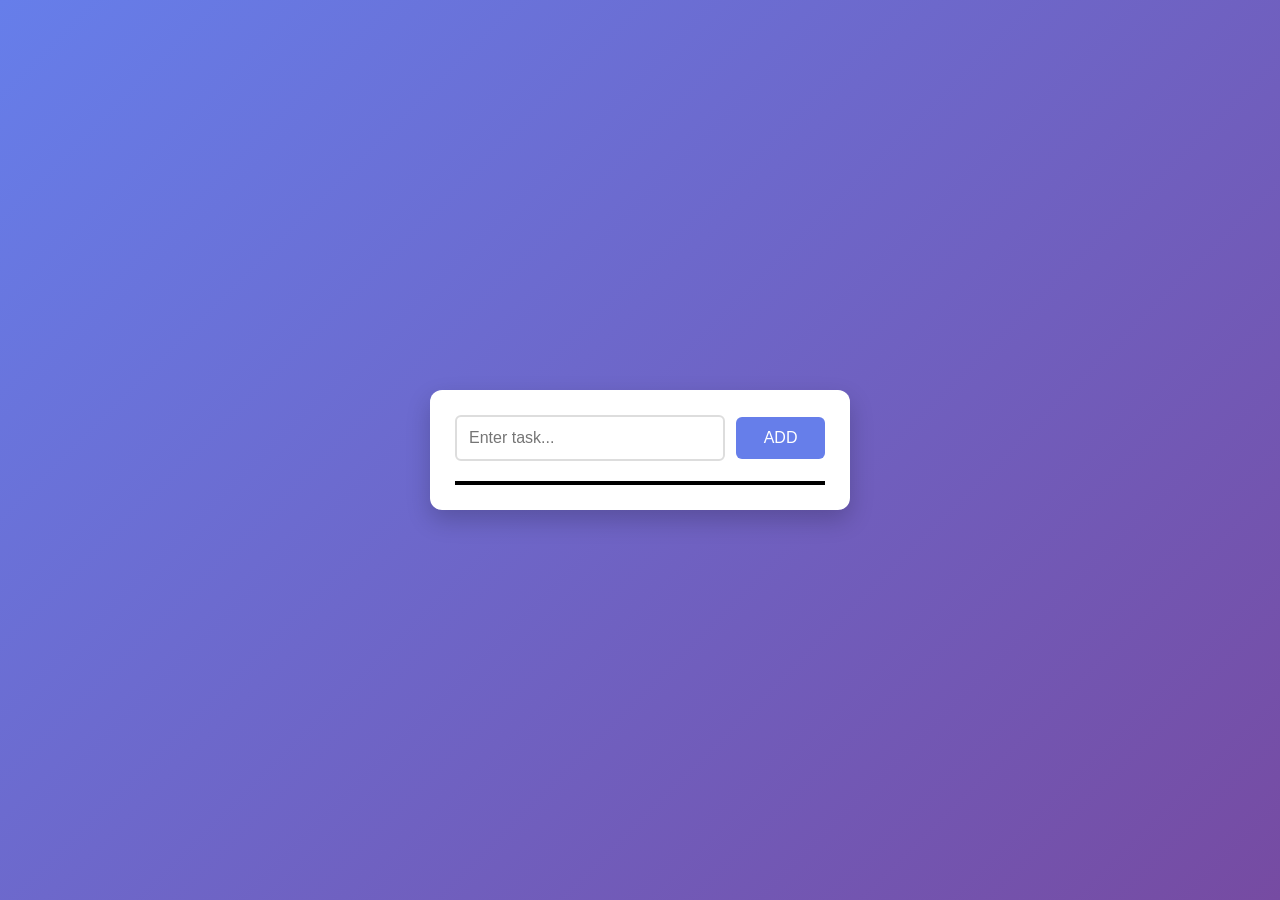
<file: basic to do class revision/index.html>
<!DOCTYPE html>
<html lang="en">
<head>
    <meta charset="UTF-8">
    <meta name="viewport" content="width=device-width, initial-scale=1.0">
    <title>Document</title>
    <link rel="stylesheet" href="style.css">
</head>
<body>
    <div id ="todo">

    </div>
</body>
<script src="script.js"></script>
</html>
</file>
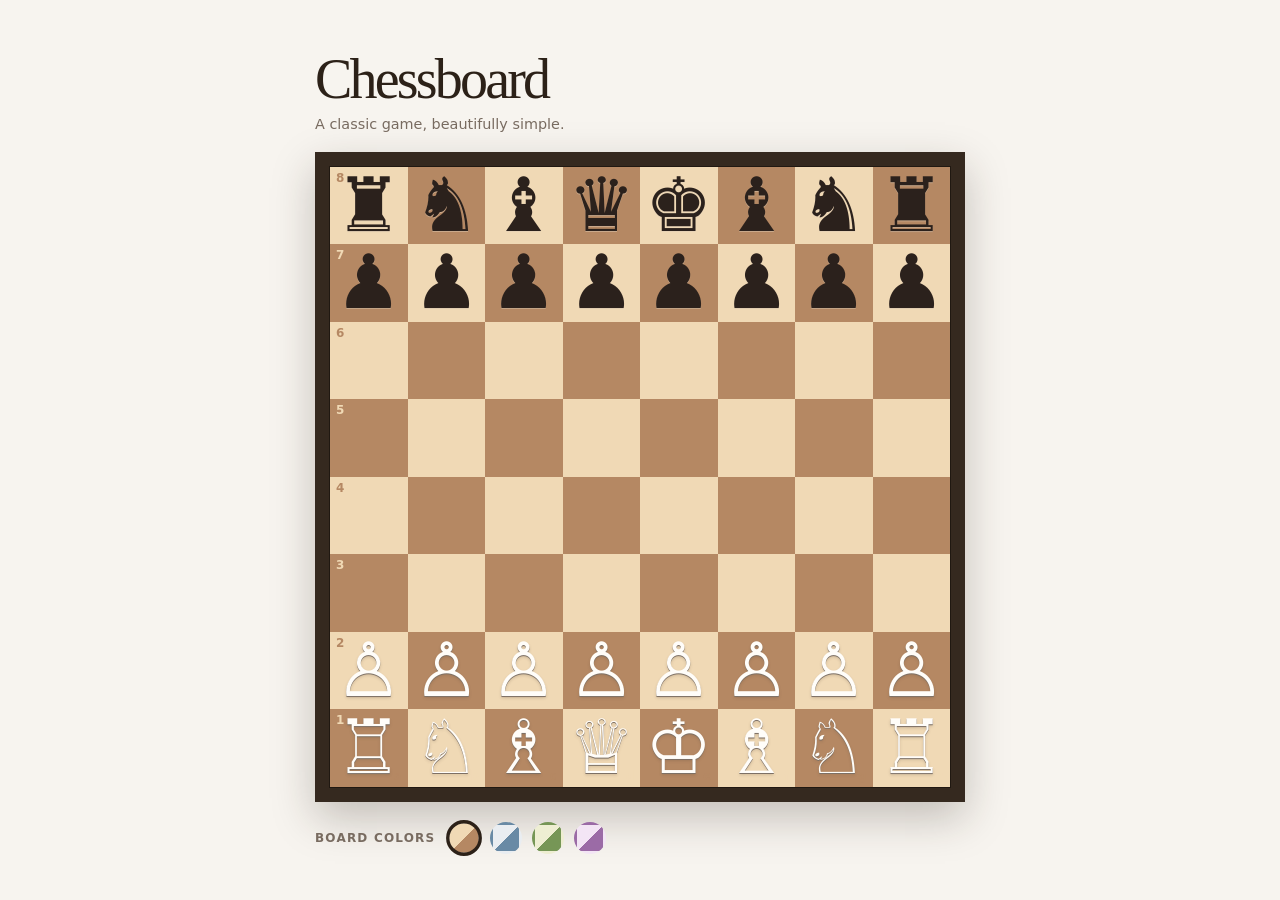
<file: chessboard/index.html>
<!DOCTYPE html>
<html lang="en">
<head>
  <meta charset="UTF-8" />
  <meta name="viewport" content="width=device-width, initial-scale=1.0" />
  <title>Chessboard</title>
  <style>
    :root {
      --light-square: #f0d9b5;
      --dark-square: #b58863;
      --ink: #2c2118;
      --page: #f7f4ef;
    }

    * { box-sizing: border-box; }

    body {
      min-height: 100vh;
      margin: 0;
      display: grid;
      place-items: center;
      padding: 32px 20px;
      color: var(--ink);
      background: var(--page);
      font-family: Georgia, 'Times New Roman', serif;
    }

    .chess-app { width: min(92vw, 650px); }

    header {
      display: flex;
      align-items: end;
      justify-content: space-between;
      gap: 24px;
      margin-bottom: 20px;
    }

    h1 { margin: 0; font-size: clamp(2rem, 6vw, 3.5rem); font-weight: 500; letter-spacing: -.05em; }
    .subtitle { margin: 5px 0 0; color: #786b60; font-family: system-ui, sans-serif; font-size: .9rem; }

    .board-wrap {
      padding: clamp(8px, 1.6vw, 14px);
      background: #35291f;
      box-shadow: 0 16px 40px #2c211840;
    }

    .chessboard {
      display: grid;
      grid-template-columns: repeat(8, 1fr);
      grid-template-rows: repeat(8, 1fr);
      aspect-ratio: 1;
      border: 1px solid #201811;
    }

    .square {
      display: grid;
      place-items: center;
      position: relative;
      font-size: clamp(1.7rem, 7vw, 4.7rem);
      line-height: 1;
      cursor: default;
    }
    .light { background: var(--light-square); }
    .dark { background: var(--dark-square); }
    .white-piece { color: #fffdf9; text-shadow: 0 1px 0 #7d7065, 0 2px 3px #5c4c403d; }
    .black-piece { color: #2b211c; text-shadow: 0 1px 0 #e0cdb87a; }

    .rank, .file {
      position: absolute;
      z-index: 1;
      font: 700 clamp(.55rem, 1.5vw, .75rem)/1 system-ui, sans-serif;
    }
    .rank { top: 5px; left: 6px; color: var(--dark-square); }
    .file { right: 6px; bottom: 5px; color: var(--light-square); }
    .dark .rank { color: var(--light-square); }
    .dark .file { color: var(--dark-square); }

    .controls { margin-top: 20px; display: flex; flex-wrap: wrap; align-items: center; gap: 10px; }
    .controls span { margin-right: 3px; font: 600 .75rem/1 system-ui, sans-serif; letter-spacing: .1em; text-transform: uppercase; color: #786b60; }
    .theme {
      width: 32px;
      height: 32px;
      border: 3px solid transparent;
      border-radius: 50%;
      cursor: pointer;
      background: linear-gradient(135deg, var(--theme-light) 50%, var(--theme-dark) 50%);
      transition: transform .18s, border-color .18s;
    }
    .theme:hover, .theme.active { transform: scale(1.12); border-color: var(--ink); }
    .theme:focus-visible { outline: 2px solid #2c2118; outline-offset: 3px; }
  </style>
</head>
<body>
  <main class="chess-app">
    <header>
      <div>
        <h1>Chessboard</h1>
        <p class="subtitle">A classic game, beautifully simple.</p>
      </div>
    </header>

    <div class="board-wrap">
      <div class="chessboard" aria-label="Starting position of a chess game">
        <div class="square light"><b class="rank">8</b><span class="black-piece">♜</span></div><div class="square dark"><span class="black-piece">♞</span></div><div class="square light"><span class="black-piece">♝</span></div><div class="square dark"><span class="black-piece">♛</span></div><div class="square light"><span class="black-piece">♚</span></div><div class="square dark"><span class="black-piece">♝</span></div><div class="square light"><span class="black-piece">♞</span></div><div class="square dark"><span class="black-piece">♜</span></div>
        <div class="square dark"><b class="rank">7</b><span class="black-piece">♟</span></div><div class="square light"><span class="black-piece">♟</span></div><div class="square dark"><span class="black-piece">♟</span></div><div class="square light"><span class="black-piece">♟</span></div><div class="square dark"><span class="black-piece">♟</span></div><div class="square light"><span class="black-piece">♟</span></div><div class="square dark"><span class="black-piece">♟</span></div><div class="square light"><span class="black-piece">♟</span></div>
        <div class="square light"><b class="rank">6</b></div><div class="square dark"></div><div class="square light"></div><div class="square dark"></div><div class="square light"></div><div class="square dark"></div><div class="square light"></div><div class="square dark"></div>
        <div class="square dark"><b class="rank">5</b></div><div class="square light"></div><div class="square dark"></div><div class="square light"></div><div class="square dark"></div><div class="square light"></div><div class="square dark"></div><div class="square light"></div>
        <div class="square light"><b class="rank">4</b></div><div class="square dark"></div><div class="square light"></div><div class="square dark"></div><div class="square light"></div><div class="square dark"></div><div class="square light"></div><div class="square dark"></div>
        <div class="square dark"><b class="rank">3</b></div><div class="square light"></div><div class="square dark"></div><div class="square light"></div><div class="square dark"></div><div class="square light"></div><div class="square dark"></div><div class="square light"></div>
        <div class="square light"><b class="rank">2</b><span class="white-piece">♙</span></div><div class="square dark"><span class="white-piece">♙</span></div><div class="square light"><span class="white-piece">♙</span></div><div class="square dark"><span class="white-piece">♙</span></div><div class="square light"><span class="white-piece">♙</span></div><div class="square dark"><span class="white-piece">♙</span></div><div class="square light"><span class="white-piece">♙</span></div><div class="square dark"><span class="white-piece">♙</span></div>
        <div class="square dark"><b class="rank">1</b><span class="white-piece">♖</span><b class="file">a</b></div><div class="square light"><span class="white-piece">♘</span><b class="file">b</b></div><div class="square dark"><span class="white-piece">♗</span><b class="file">c</b></div><div class="square light"><span class="white-piece">♕</span><b class="file">d</b></div><div class="square dark"><span class="white-piece">♔</span><b class="file">e</b></div><div class="square light"><span class="white-piece">♗</span><b class="file">f</b></div><div class="square dark"><span class="white-piece">♘</span><b class="file">g</b></div><div class="square light"><span class="white-piece">♖</span><b class="file">h</b></div>
      </div>
    </div>

    <nav class="controls" aria-label="Chessboard color themes">
      <span>Board colors</span>
      <button class="theme active" style="--theme-light:#f0d9b5;--theme-dark:#b58863" data-light="#f0d9b5" data-dark="#b58863" aria-label="Classic theme"></button>
      <button class="theme" style="--theme-light:#e9edf1;--theme-dark:#698aa5" data-light="#e9edf1" data-dark="#698aa5" aria-label="Ocean theme"></button>
      <button class="theme" style="--theme-light:#eeeed2;--theme-dark:#769656" data-light="#eeeed2" data-dark="#769656" aria-label="Forest theme"></button>
      <button class="theme" style="--theme-light:#f3e5f5;--theme-dark:#9b6ba6" data-light="#f3e5f5" data-dark="#9b6ba6" aria-label="Plum theme"></button>
    </nav>
  </main>

  <script>
    document.querySelectorAll('.theme').forEach(button => {
      button.addEventListener('click', () => {
        document.documentElement.style.setProperty('--light-square', button.dataset.light);
        document.documentElement.style.setProperty('--dark-square', button.dataset.dark);
        document.querySelector('.theme.active').classList.remove('active');
        button.classList.add('active');
      });
    });
  </script>
</body>
</html>
</file>
<file: basic to do class revision/style.css>
* {
    margin: 0;
    padding: 0;
    box-sizing: border-box;
    font-family: Arial, Helvetica, sans-serif;
}

body {
    background: linear-gradient(135deg, #667eea, #764ba2);
    height: 100vh;
    display: flex;
    justify-content: center;
    align-items: center;
}

#todo {
    width: 420px;
    background: #fff;
    padding: 25px;
    border-radius: 12px;
    box-shadow: 0 10px 25px rgba(0, 0, 0, 0.2);
}

#todo input {
    width: 73%;
    padding: 12px;
    border: 2px solid #ddd;
    border-radius: 6px;
    outline: none;
    font-size: 16px;
}

#todo input:focus {
    border-color: #667eea;
}

#todo > button {
    width: 24%;
    padding: 12px;
    margin-left: 3%;
    border: none;
    border-radius: 6px;
    background: #667eea;
    color: white;
    font-size: 16px;
    cursor: pointer;
    transition: 0.3s;
}

#todo > button:hover {
    background: #4f5bd5;
}

#todo div {
    margin-top: 20px;
}

#todo div div {
    display: flex;
    justify-content: space-between;
    align-items: center;
    background: #f4f4f4;
    padding: 12px 15px;
    border-radius: 8px;
    margin-bottom: 10px;
    transition: 0.3s;
}

#todo div div:hover {
    background: #ececec;
}

#todo p {
    font-size: 16px;
    color: #333;
    word-break: break-word;
}

#todo div div button {
    background: #e74c3c;
    color: white;
    border: none;
    padding: 8px 14px;
    border-radius: 5px;
    cursor: pointer;
    transition: 0.3s;
}

#todo div div button:hover {
    background: #c0392b;
}
</file>
